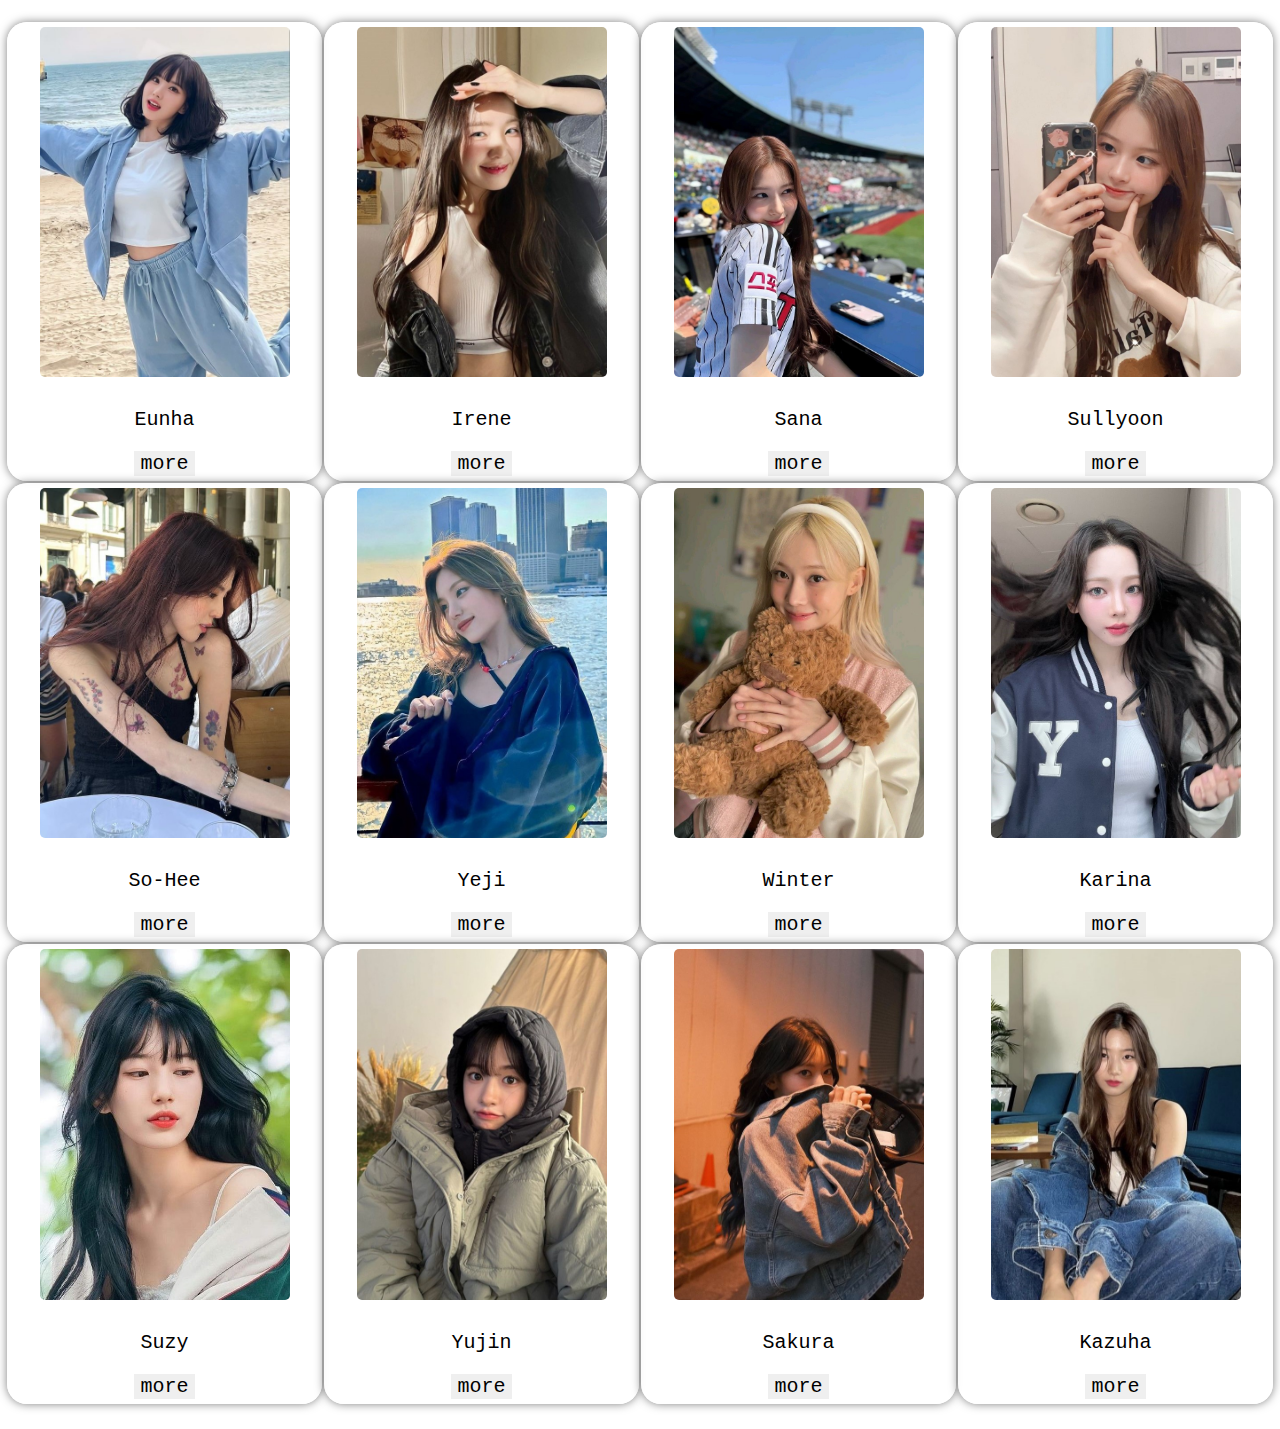
<file: female.html>
<!DOCTYPE html>
<html lang="en">
<head>
    <meta charset="UTF-8">
    <meta name="viewport" content="width=device-width, initial-scale=1.0">
    <title>female</title>
    <link rel="stylesheet" href="product.css">
    <script src="female.js" defer></script>
</head>
<body>
    <div class="product-table-container"></div>
</body>
</html>
</file>
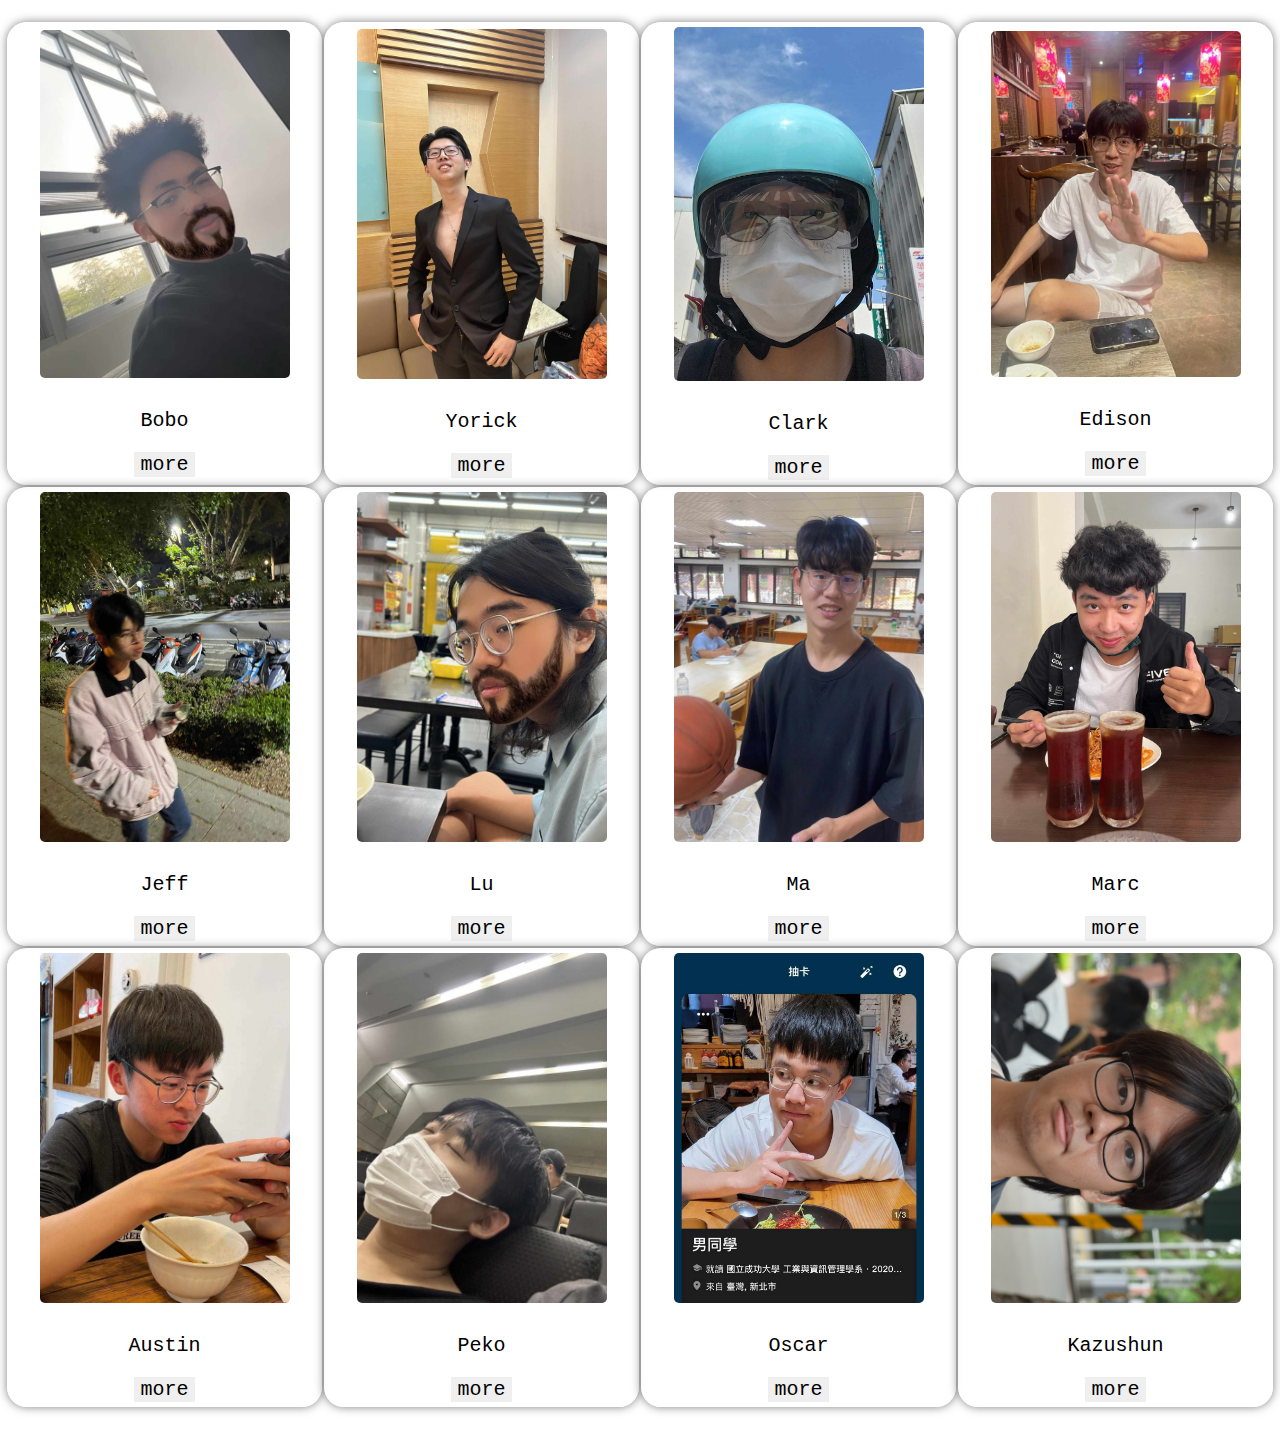
<file: male.html>
<!DOCTYPE html>
<html lang="en">
<head>
    <meta charset="UTF-8">
    <meta name="viewport" content="width=device-width, initial-scale=1.0">
    <title>male</title>
    <link rel="stylesheet" href="product.css">
    <script src="male.js" defer></script>
</head>
<body>
    <div class="product-table-container"></div>

    <div id="modal" class="modal">
        <div class="modal-content">
            <span class="close">&times;</span>  <!--關掉div-->
            <p id="modal-name"></p>
            <div class="left-section">
                <div><img id="circle_pic"></div>
                <button id="reserve-button">預約時間</button>
            </div>
            <div class="center-section">   
                <p>MBTI：<span id="modal-mbti"></span></p>
                <p>身高：<span id="modal-height"></span></p>
                <p>學歷：<span id="modal-aca"></span></p>
                <p>職業：<span id="modal-career"></span></p>
                <p>婚姻：<span id="modal-mar"></span></p>
                <p>語言：<span id="modal-lan"></span></p>
            </div>
            <div class="right-section">
                <p>特色：<span id="modal-feature"></span></p>
                <p>居住城市: <span id="modal-loc"></span></p>
                <p>年齡: <span id="modal-age"></span></p>
                <p>服務項目: <span id="modal-services"></span></p>
                <!--<p>時薪: <span id="modal-price" class="red-text"></span></p>-->
            </div>
        </div>
    </div>
</body>
</html>
</file>
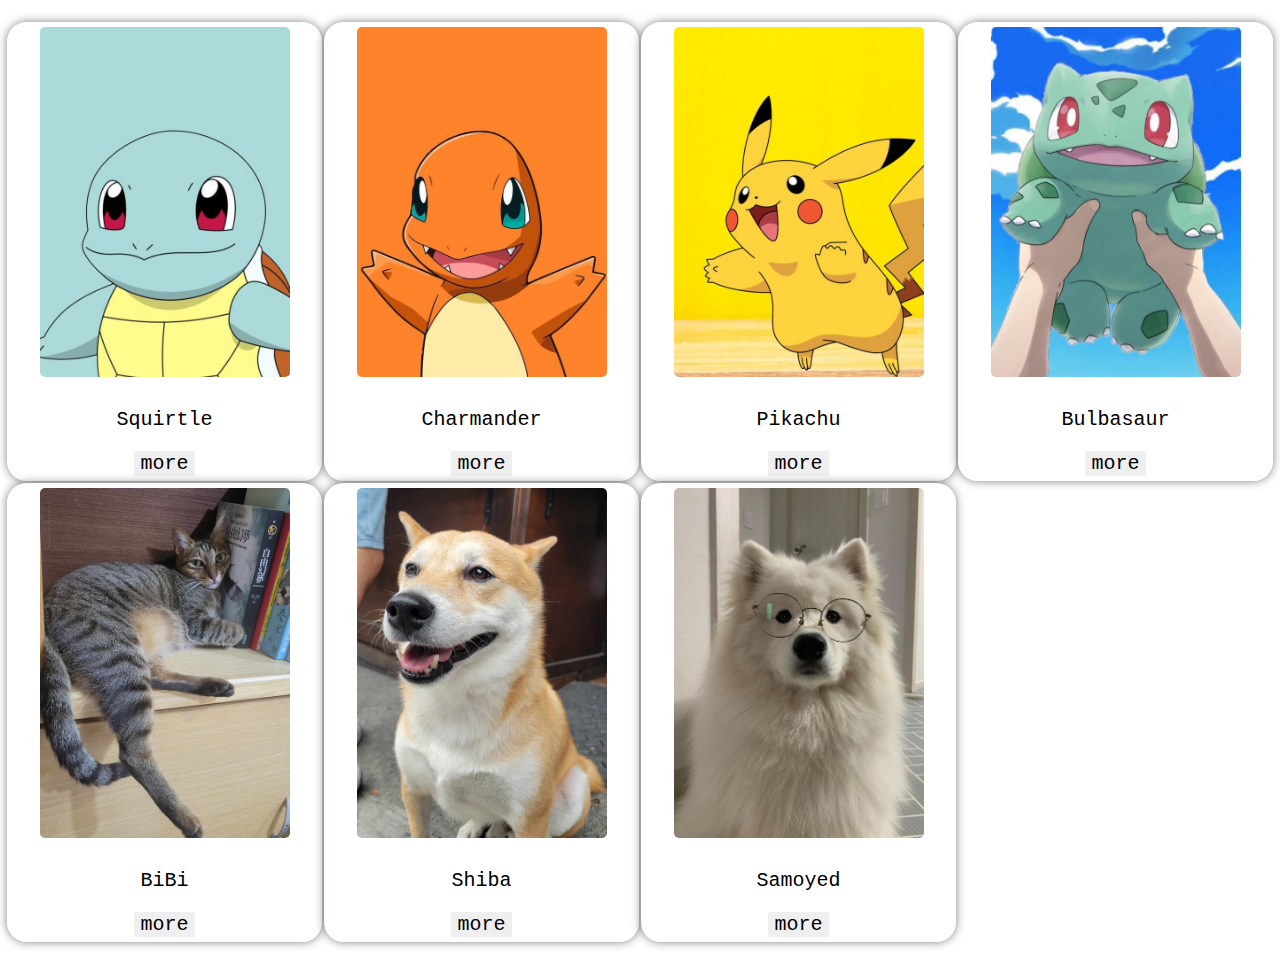
<file: nonbinary.html>
<!DOCTYPE html>
<html lang="en">
<head>
    <meta charset="UTF-8">
    <meta name="viewport" content="width=device-width, initial-scale=1.0">
    <title>nonbinary</title>
    <link rel="stylesheet" href="product.css">
    <script src="nonbinary.js" defer></script>
</head>
<body>
    <div class="product-table-container"></div>

    <div id="modal" class="modal">
        <div class="modal-content">
            <span class="close">&times;</span>  <!--關掉div-->
            <p id="modal-name"></p>
              <div class="left-section">
                <div><img id="circle_pic"></div>
                <img src="media/time.png" id="reserve-icon" alt="Reserve Time" class="icon">
                <input type="date" id="date-picker" class="date-picker">
                <button id="schedule-button" class="hidden">Schedule Date</button>
            </div>
            <div class="center-section">   
                <p>MBTI：<span id="modal-mbti"></span></p>
                <p>身高：<span id="modal-height"></span></p>
                <p>學歷：<span id="modal-aca"></span></p>
                <p>職業：<span id="modal-career"></span></p>
                <p>婚姻：<span id="modal-mar"></span></p>
                <p>語言：<span id="modal-lan"></span></p>
            </div>
            <div class="right-section">
                <p>特色：<span id="modal-feature"></span></p>
                <p>居住城市: <span id="modal-loc"></span></p>
                <p>年齡: <span id="modal-age"></span></p>
                <p>服務項目: <span id="modal-services"></span></p>
                <!-- <p>時薪: <span id="modal-price" class="red-text"></span></p> -->
            </div>
        </div>
    </div>
	<div id="schedule-modal" class="modal">
        <div class="modal-content">
            <span class="close">&times;</span>  <!-- 關閉按鈕 -->
            <p>Schedule:</p>
            <div id="schedule-form" style="display: none;">
				<label for="name">Name:</label>
				<input type="text" id="name" name="name" required>
				<br>
				<label for="phone">Phone:</label>
				<input type="tel" id="phone" name="phone" required>
				<br>
				<button id="submit-form">Submit</button>
			</div>
            <div id="schedule-details"></div>
            <div id="calendar"></div>
        </div>
    </div>
    </div>
</body>
</html>
</file>
<file: product.css>
::-webkit-scrollbar { width: 0; }

body {
    font: 20px Andale Mono, monospace;
    color: #000000;
    margin: 0;
    padding: 0 5px 0 5px;
    display: flex;
    flex-direction: column;
    min-height: 100vh;
    user-select: none;
}

main {
    display: flex;
    width: 100%;
    overflow: auto;
    flex-grow: 1;
}

.product-table {
    z-index: 999;
    width: 100%;
    margin: 20px 0;
    border-color: white;
    display: table;
}

.product-table td {
    width: 25%;
    padding: 5px;
    text-align: center;
}

.product-table img {
    width: 250px;
    height: auto;
    object-fit: cover;
    border-radius: 5px;
    margin-bottom: 5px;
    transition: transform 0.6s;
    transform-style: preserve-3d; /* 保持3D變換 */
}

.product-item {
    position: relative;
    background-color: rgba(255, 255, 255, 0.9);
    border-radius: 20px;
    box-shadow: 0 0 10px rgba(0, 0, 0, 0.5);
}

.product-item:hover img {
    transform: rotateY(180deg); /* 懸停時旋轉圖片180度 */
}

.detail_btn{
    border: none;
    font: 20px Andale Mono, monospace;
    transition: transform 0.2s ease;
}

.detail_btn:hover{
    color: rgb(230, 72, 135);
    cursor: pointer;
    transform: scale(1.2);
}

.modal {
    display: none;
    position: fixed;
    z-index: 1;
    left: 0;
    top: 0;
    width: 100%;
    height: 100%;
    overflow: auto;
    background-color: rgba(214, 212, 212, 0.75);
    color: white;
    text-align: center;
    border-radius: 25px;
}

.modal-content {
    background-image: url('media/bg.jpg');
    background-size: cover;
    background-repeat: no-repeat;
    background-position: center center;
    color:black;
    font: 25px bold Andale Mono, monospace;    
    margin: 5% auto;
    padding: 20px;
    border: 1px solid #888;
    border-radius: 50px;
    width: 80%;
    text-align: left;
}

.close {
    color: #aaa;
    float: right;
    font-size: 40px;
    font-weight: bold;
    transition: transform 0.3s ease-in-out;
}

.close:hover {
    transform: scale(1.2);
}

.close:hover, .close:focus {
    color: rgb(230, 72, 135);
    text-decoration: none;
    cursor: pointer;
}
.left-section, .center-section, .right-section {
    display: inline-block;
    vertical-align: top;
    width: 25%;
    margin: 2%;
}
h2 {
    color: #444;
}
.red-text {
    color: red;
}

#circle_pic {
    width: 250px;
    height: auto;
    object-fit: cover;
}

#modal-name { font: 40px bold Andale Mono, monospace; }

#circle_pic {
    width: 250px;
    height: auto;
    object-fit: cover;
}

#modal-name {
    font: 40px bold Andale Mono, monospace;
}

.icon {
    width: 100px;
    height: 100px;
    cursor: pointer;
    transition: transform 0.3s;
}

.icon:hover {
    transform: scale(1.2);
}

.date-picker {
    display: none;
    margin-top: 10px;
    width: 200px;
    padding: 5px;
    border-radius: 5px;
    border: 1px solid #ccc;
}

.hidden {
    display: none;
}

#schedule-button {
    background-color: rgb(230, 72, 135);
    color: white;
    border: none;
    padding: 10px 20px;
    margin-top: 10px;
    border-radius: 5px;
    cursor: pointer;
    transition: background-color 0.3s;
}

#schedule-button:hover {
    background-color: rgb(200, 62, 115);
}
.disabled {
    pointer-events: none;
    opacity: 0.5;
}
#calendar {
    display: flex;
    flex-wrap: wrap;
    width: 100%;
    border: 1px solid #ccc;
    border-radius: 5px;
}

.calendar-day {
    width: calc(100% / 7);
    border: 1px solid #ccc;
    box-sizing: border-box;
    padding: 10px;
    text-align: center;
    position: relative;
}

.calendar-day span {
    position: absolute;
    top: 5px;
    left: 5px;
    font-size: 14px;
    color: #888;
}

.calendar-day input {
    width: 100%;
    height: 100%;
    box-sizing: border-box;
    border: none;
    outline: none;
    padding: 10px;
    text-align: center;
}
.month-year-text {
    font-size: 20px;
    margin-bottom: 10px;
}

.calendar-day.blocked {
    background-color: #ddd; /* Gray out the background to indicate it's blocked */
    pointer-events: none; /* Disable pointer events so it cannot be interacted with */
}

@media (max-width: 768px) {
    #close, #modal-name, .center-section, .right-section {
        display: flex;
        flex-direction: column;
        align-items: flex-start;
        justify-content: center;
    }

    #close, #modal-name, .center-section, .right-section {
        width: 100%;
        margin: 10px 0;
    }
}
</file>
